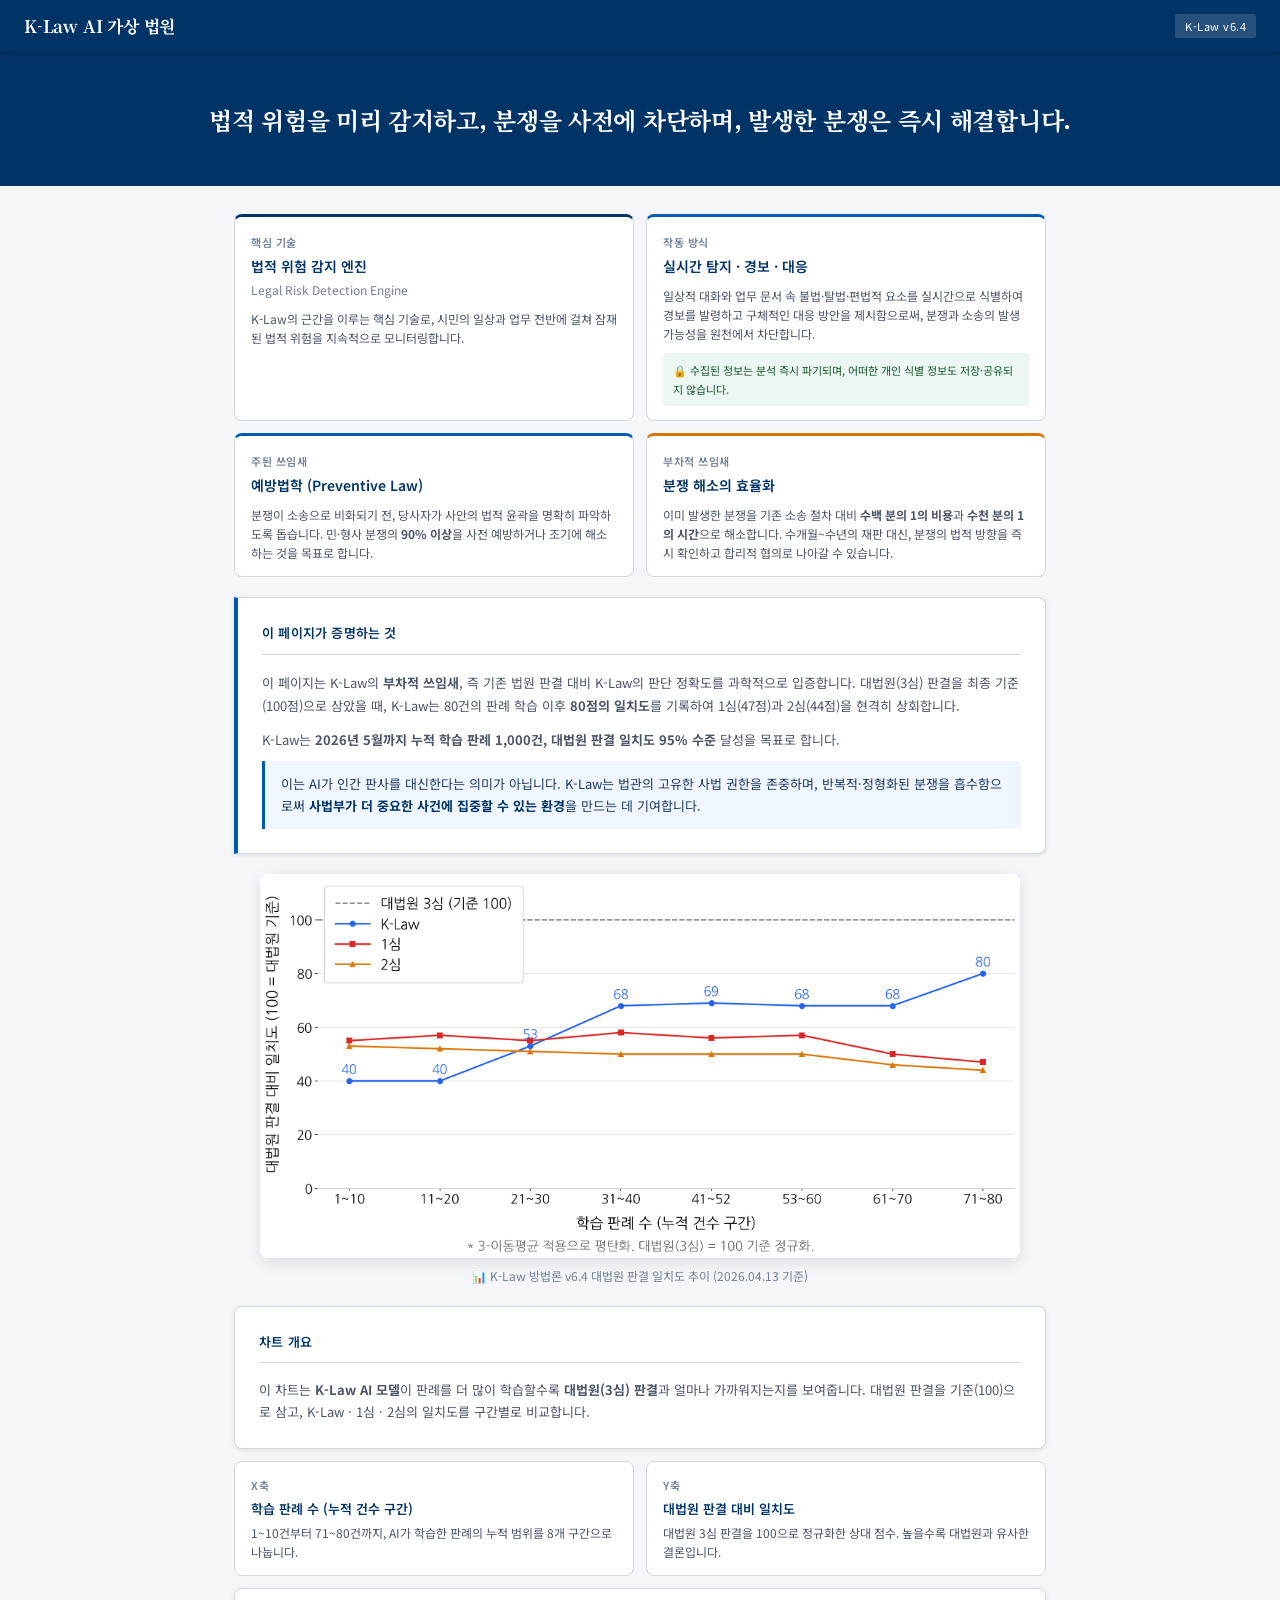
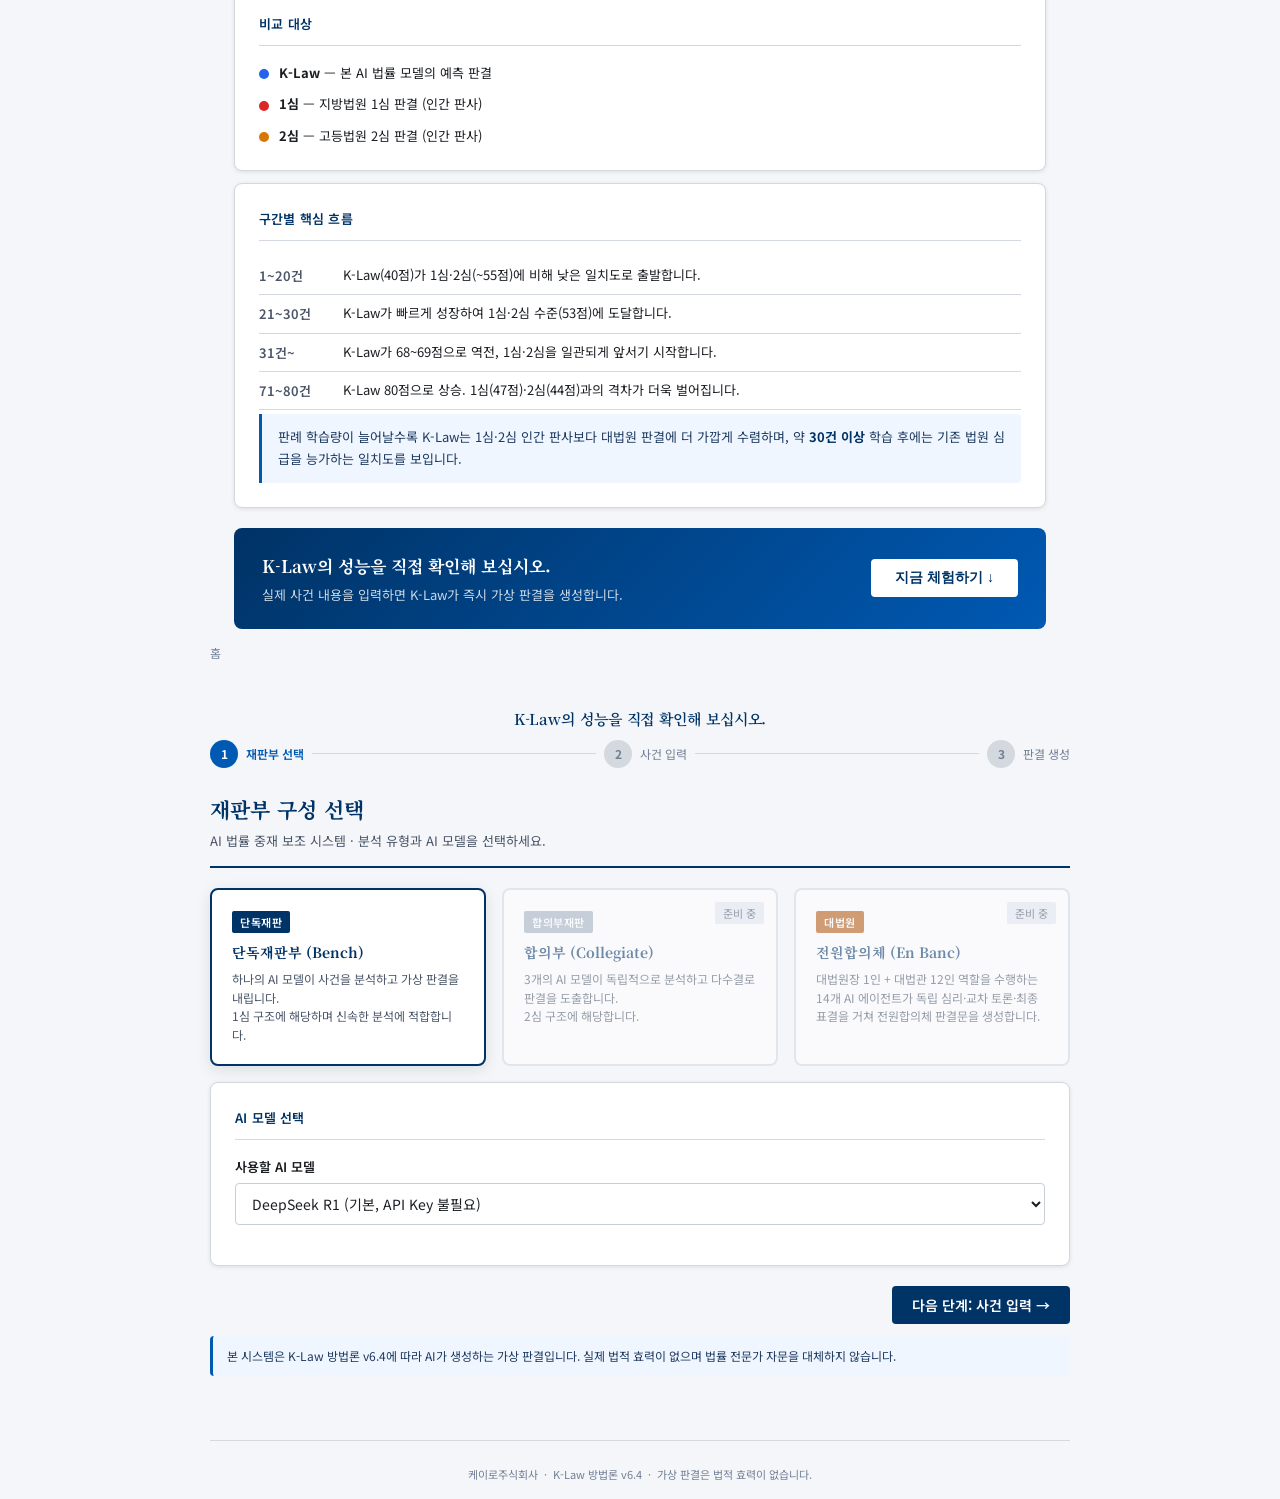
<file: index.html>
<!DOCTYPE html>
<html lang="ko">
<head>
<meta charset="UTF-8">
<meta name="viewport" content="width=device-width, initial-scale=1.0">
<title>K-Law AI 가상 법원</title>
<link rel="preconnect" href="https://fonts.googleapis.com">
<link href="https://fonts.googleapis.com/css2?family=Noto+Serif+KR:wght@400;600;700&family=Noto+Sans+KR:wght@400;500;600&display=swap" rel="stylesheet">
<!-- ① 전역 스타일 — styles.css만 수정하면 됩니다 -->
<link rel="stylesheet" href="styles.css">
</head>
<body>

<!-- ══════════════════════════════════════════════════
     GNB  —  상단 네비게이션
     브랜드명·버전 변경 시 이 블록만 수정하세요.
══════════════════════════════════════════════════ -->
<nav class="gnb">
  <span class="gnb-logo" onclick="showPage('index')">K-Law AI 가상 법원</span>
  <div class="gnb-sep"></div>
  <span class="gnb-badge">K-Law v6.4</span>
</nav>


<!-- ══════════════════════════════════════════════════
     HERO + 차트 섹션
     차트 이미지·설명·소개글 변경 시 이 블록만 수정하세요.
══════════════════════════════════════════════════ -->
<!-- ══════════════════════════════════════════════════
     HERO + 차트 섹션
     차트 이미지·설명·소개글 변경 시 이 블록만 수정하세요.
══════════════════════════════════════════════════ -->
<section class="hero-section">
  <h2>법적 위험을 미리 감지하고, 분쟁을 사전에 차단하며, 발생한 분쟁은 즉시 해결합니다.</h2>
</section>

<div class="chart-section">

  <!-- K-Law 4단 카드 -->
  <div style="display:grid; grid-template-columns:1fr 1fr; gap:12px; margin-bottom:20px;">

    <!-- 카드 ① 핵심 기술 명칭 -->
    <div class="ce-card" style="border-top:3px solid var(--navy); padding-top:16px;">
      <div class="ce-label">핵심 기술</div>
      <div class="ce-title" style="font-size:14px; margin-bottom:8px;">법적 위험 감지 엔진<br><span style="font-weight:400; font-size:12px; color:var(--text-3);">Legal Risk Detection Engine</span></div>
      <div class="ce-desc">K-Law의 근간을 이루는 핵심 기술로, 시민의 일상과 업무 전반에 걸쳐 잠재된 법적 위험을 지속적으로 모니터링합니다.</div>
    </div>

    <!-- 카드 ② 실시간 탐지 + 개인정보 -->
    <div class="ce-card" style="border-top:3px solid var(--accent); padding-top:16px;">
      <div class="ce-label">작동 방식</div>
      <div class="ce-title" style="font-size:14px; margin-bottom:8px;">실시간 탐지 · 경보 · 대응</div>
      <div class="ce-desc">일상적 대화와 업무 문서 속 불법·탈법·편법적 요소를 실시간으로 식별하여 경보를 발령하고 구체적인 대응 방안을 제시함으로써, 분쟁과 소송의 발생 가능성을 원천에서 차단합니다.</div>
      <div style="margin-top:10px; padding:8px 10px; background:var(--green-bg); border-radius:var(--r); font-size:11px; color:var(--green);">
        🔒 수집된 정보는 분석 즉시 파기되며, 어떠한 개인 식별 정보도 저장·공유되지 않습니다.
      </div>
    </div>

    <!-- 카드 ③ 주된 쓰임새 -->
    <div class="ce-card" style="border-top:3px solid #0059B3; padding-top:16px;">
      <div class="ce-label">주된 쓰임새</div>
      <div class="ce-title" style="font-size:14px; margin-bottom:8px;">예방법학 (Preventive Law)</div>
      <div class="ce-desc">분쟁이 소송으로 비화되기 전, 당사자가 사안의 법적 윤곽을 명확히 파악하도록 돕습니다. 민·형사 분쟁의 <strong>90% 이상</strong>을 사전 예방하거나 조기에 해소하는 것을 목표로 합니다.</div>
    </div>

    <!-- 카드 ④ 부차적 쓰임새 -->
    <div class="ce-card" style="border-top:3px solid #d97706; padding-top:16px;">
      <div class="ce-label">부차적 쓰임새</div>
      <div class="ce-title" style="font-size:14px; margin-bottom:8px;">분쟁 해소의 효율화</div>
      <div class="ce-desc">이미 발생한 분쟁을 기존 소송 절차 대비 <strong>수백 분의 1의 비용</strong>과 <strong>수천 분의 1의 시간</strong>으로 해소합니다. 수개월~수년의 재판 대신, 분쟁의 법적 방향을 즉시 확인하고 합리적 협의로 나아갈 수 있습니다.</div>
    </div>

  </div>


  <!-- 성능 입증 소개 -->
  <div class="card" style="margin-bottom:20px; border-left:4px solid var(--accent); border-radius:0 var(--r-lg) var(--r-lg) 0;">
    <div class="card-title">이 페이지가 증명하는 것</div>
    <p style="font-size:13px; color:var(--text-2); line-height:1.8; margin-bottom:10px;">
      이 페이지는 K-Law의 <strong>부차적 쓰임새</strong>, 즉 기존 법원 판결 대비 K-Law의 판단 정확도를 과학적으로 입증합니다.
      대법원(3심) 판결을 최종 기준(100점)으로 삼았을 때, K-Law는 80건의 판례 학습 이후 <strong>80점의 일치도</strong>를 기록하여
      1심(47점)과 2심(44점)을 현격히 상회합니다.
    </p>
    <p style="font-size:13px; color:var(--text-2); line-height:1.8; margin-bottom:10px;">
      K-Law는 <strong>2026년 5월까지 누적 학습 판례 1,000건, 대법원 판결 일치도 95% 수준</strong> 달성을 목표로 합니다.
    </p>
    <div class="conclusion-bar" style="margin-top:4px;">
      <p>이는 AI가 인간 판사를 대신한다는 의미가 아닙니다. K-Law는 법관의 고유한 사법 권한을 존중하며,
         반복적·정형화된 분쟁을 흡수함으로써 <strong>사법부가 더 중요한 사건에 집중할 수 있는 환경</strong>을 만드는 데 기여합니다.</p>
    </div>
  </div>

  <!-- 차트 이미지 -->
  <img src="research/charts/chart_trend_smoothed.png"
       alt="K-Law 방법론 대법원 판결 일치도 추이 (2026년 4월 13일 기준)">
  <p class="chart-caption">📊 K-Law 방법론 v6.4 대법원 판결 일치도 추이 (2026.04.13 기준)</p>

  <!-- 차트 설명 카드 -->
  <div class="card" style="margin-bottom:12px;">
    <div class="card-title">차트 개요</div>
    <p style="font-size:13px; color:var(--text-2); line-height:1.7;">
      이 차트는 <strong>K-Law AI 모델</strong>이 판례를 더 많이 학습할수록
      <strong>대법원(3심) 판결</strong>과 얼마나 가까워지는지를 보여줍니다.
      대법원 판결을 기준(100)으로 삼고, K-Law · 1심 · 2심의 일치도를 구간별로 비교합니다.
    </p>
  </div>

  <!-- X/Y축 설명 -->
  <div class="chart-explain">
    <div class="ce-card">
      <div class="ce-label">X축</div>
      <div class="ce-title">학습 판례 수 (누적 건수 구간)</div>
      <div class="ce-desc">1~10건부터 71~80건까지, AI가 학습한 판례의 누적 범위를 8개 구간으로 나눕니다.</div>
    </div>
    <div class="ce-card">
      <div class="ce-label">Y축</div>
      <div class="ce-title">대법원 판결 대비 일치도</div>
      <div class="ce-desc">대법원 3심 판결을 100으로 정규화한 상대 점수. 높을수록 대법원과 유사한 결론입니다.</div>
    </div>
  </div>

  <!-- 비교 대상 -->
  <div class="card" style="margin-bottom:12px;">
    <div class="card-title">비교 대상</div>
    <div style="display:flex; flex-direction:column; gap:10px;">
      <div style="display:flex; align-items:center; gap:10px;">
        <span class="legend-dot" style="background:#2563eb;"></span>
        <span style="font-size:13px;"><strong>K-Law</strong> — 본 AI 법률 모델의 예측 판결</span>
      </div>
      <div style="display:flex; align-items:center; gap:10px;">
        <span class="legend-dot" style="background:#dc2626;"></span>
        <span style="font-size:13px;"><strong>1심</strong> — 지방법원 1심 판결 (인간 판사)</span>
      </div>
      <div style="display:flex; align-items:center; gap:10px;">
        <span class="legend-dot" style="background:#d97706;"></span>
        <span style="font-size:13px;"><strong>2심</strong> — 고등법원 2심 판결 (인간 판사)</span>
      </div>
    </div>
  </div>

  <!-- 구간별 흐름 -->
  <div class="card" style="margin-bottom:12px;">
    <div class="card-title">구간별 핵심 흐름</div>
    <div class="flow-row">
      <span class="flow-key">1~20건</span>
      <span style="font-size:13px; color:var(--text); line-height:1.6;">K-Law(40점)가 1심·2심(~55점)에 비해 낮은 일치도로 출발합니다.</span>
    </div>
    <div class="flow-row">
      <span class="flow-key">21~30건</span>
      <span style="font-size:13px; color:var(--text); line-height:1.6;">K-Law가 빠르게 성장하여 1심·2심 수준(53점)에 도달합니다.</span>
    </div>
    <div class="flow-row">
      <span class="flow-key">31건~</span>
      <span style="font-size:13px; color:var(--text); line-height:1.6;">K-Law가 68~69점으로 역전, 1심·2심을 일관되게 앞서기 시작합니다.</span>
    </div>
    <div class="flow-row">
      <span class="flow-key">71~80건</span>
      <span style="font-size:13px; color:var(--text); line-height:1.6;">K-Law 80점으로 상승. 1심(47점)·2심(44점)과의 격차가 더욱 벌어집니다.</span>
    </div>
    <div class="conclusion-bar">
      <p>판례 학습량이 늘어날수록 K-Law는 1심·2심 인간 판사보다 대법원 판결에 더 가깝게 수렴하며,
         약 <strong>30건 이상</strong> 학습 후에는 기존 법원 심급을 능가하는 일치도를 보입니다.</p>
    </div>
  </div>

  <!-- 체험 유도 배너 -->
  <div class="invite-banner">
    <div>
      <h3>K-Law의 성능을 직접 확인해 보십시오.</h3>
      <p>실제 사건 내용을 입력하면 K-Law가 즉시 가상 판결을 생성합니다.</p>
    </div>
    <button class="invite-btn" onclick="document.querySelector('.outer').scrollIntoView({behavior:'smooth'})">
      지금 체험하기 &darr;
    </button>
  </div>
</div><!-- /chart-section -->


<!-- ══════════════════════════════════════════════════
     MAIN APP  —  3단계 판결 생성 플로우
══════════════════════════════════════════════════ -->
<div class="outer">
<div class="inner">

  <!-- Breadcrumb -->
  <div class="breadcrumb" id="breadcrumb">
    <span class="bc-link" onclick="showPage('index')">홈</span>
  </div>


  <!-- ══════════════════════════════════════════════
       PAGE 1 · INDEX · 재판부 선택
       재판부 카드·모델 목록 변경 시 이 블록 수정.
  ══════════════════════════════════════════════ -->
  <div class="page active" id="page-index">

    <!-- 스텝바 CTA -->
    <p class="steps-cta" style="margin-top:24px;">K-Law의 성능을 직접 확인해 보십시오.</p>

    <!-- 스텝바 -->
    <div class="steps">
      <div class="step-item">
        <div class="step-dot active">1</div>
        <span class="step-lbl active">재판부 선택</span>
      </div>
      <div class="step-connector"></div>
      <div class="step-item">
        <div class="step-dot">2</div>
        <span class="step-lbl">사건 입력</span>
      </div>
      <div class="step-connector"></div>
      <div class="step-item">
        <div class="step-dot">3</div>
        <span class="step-lbl">판결 생성</span>
      </div>
    </div>

    <div class="page-hd">
      <h1>재판부 구성 선택</h1>
      <p>AI 법률 중재 보조 시스템 · 분석 유형과 AI 모델을 선택하세요.</p>
    </div>

    <!-- 재판 유형 카드 (3열) -->
    <div class="trial-cards">

      <!-- 단독재판 -->
      <div class="trial-card selected" id="card-single" onclick="selectTrial('single')">
        <div class="trial-badge">단독재판</div>
        <h3>단독재판부 (Bench)</h3>
        <p>하나의 AI 모델이 사건을 분석하고 가상 판결을 내립니다.<br>
           1심 구조에 해당하며 신속한 분석에 적합합니다.</p>
      </div>

      <!-- 합의부재판 -->
      <div class="trial-card disabled" id="card-panel">
        <span class="coming-tag">준비 중</span>
        <div class="trial-badge" style="background:#a0aec0;">합의부재판</div>
        <h3>합의부 (Collegiate)</h3>
        <p>3개의 AI 모델이 독립적으로 분석하고 다수결로 판결을 도출합니다.<br>
           2심 구조에 해당합니다.</p>
      </div>

      <!-- 대법원 전원합의체 -->
      <div class="trial-card disabled" id="card-supreme">
        <span class="coming-tag">준비 중</span>
        <div class="trial-badge-gold">대법원</div>
        <h3>전원합의체 (En Banc)</h3>
        <p>대법원장 1인 + 대법관 12인 역할을 수행하는 14개 AI 에이전트가
           독립 심리·교차 토론·최종 표결을 거쳐 전원합의체 판결문을 생성합니다.</p>
      </div>

    </div><!-- /trial-cards -->

    <!-- AI 모델 선택 -->
    <div class="card">
      <div class="card-title">AI 모델 선택</div>
      <div class="form-row">
        <label for="singleLLM">사용할 AI 모델</label>
        <select id="singleLLM" onchange="onModelChange()">
          <option value="deepseek" selected>DeepSeek R1 (기본, API Key 불필요)</option>
          <option value="gpt">GPT-4o (OpenAI)</option>
          <option value="claude">Claude Opus (Anthropic)</option>
          <option value="gemini">Gemini 1.5 Pro (Google)</option>
          <option value="grok">Grok 3 (xAI)</option>
          <option value="llama">Llama 3.1 (Groq)</option>
        </select>
      </div>
      <!-- 외부 LLM 선택 시 API Key 입력란 동적 표시 -->
      <div class="apikey-row" id="apiKeyRow">
        <label id="apiKeyLabel" for="apiKeyInput">API Key</label>
        <input type="password" id="apiKeyInput" placeholder="API Key를 입력하세요"
               autocomplete="off" style="margin-top:6px;">
        <p style="font-size:11px; color:var(--text-3); margin-top:6px;">
          입력한 키는 브라우저 내에서만 사용되며 서버에 저장되지 않습니다.
        </p>
      </div>
    </div>

    <div class="btn-row">
      <button class="btn btn-primary" onclick="goToBench()">다음 단계: 사건 입력 &rarr;</button>
    </div>

    <div class="notice notice-info">
      본 시스템은 K-Law 방법론 v6.4에 따라 AI가 생성하는 가상 판결입니다.
      실제 법적 효력이 없으며 법률 전문가 자문을 대체하지 않습니다.
    </div>
  </div><!-- /page-index -->


  <!-- ══════════════════════════════════════════════
       PAGE 2 · BENCH · 사건 입력
       입력 필드 추가/변경 시 이 블록 수정.
  ══════════════════════════════════════════════ -->
  <div class="page" id="page-bench">

    <div class="steps" style="margin-top:20px;">
      <div class="step-item">
        <div class="step-dot done">1</div>
        <span class="step-lbl done">재판부 선택</span>
      </div>
      <div class="step-connector done"></div>
      <div class="step-item">
        <div class="step-dot active">2</div>
        <span class="step-lbl active">사건 입력</span>
      </div>
      <div class="step-connector"></div>
      <div class="step-item">
        <div class="step-dot">3</div>
        <span class="step-lbl">판결 생성</span>
      </div>
    </div>

    <div class="page-hd">
      <h1>사건 정보 입력</h1>
      <p>사건 개요를 입력하면 AI가 당사자 정보 및 주요 쟁점을 자동으로 추출합니다.</p>
    </div>

    <!-- 사건 개요 -->
    <div class="card">
      <div class="card-title">사건 개요 <span style="font-weight:400;color:var(--text-3);">(필수)</span></div>
      <div class="form-row">
        <label for="facts">사건 내용 요약<span class="req">*</span></label>
        <textarea id="facts" rows="6"
          placeholder="예: 원고 홍길동은 피고 김철수에게 2024년 1월 1일 5,000만 원을 대여하였으나 피고가 변제하지 않아 대여금 반환을 청구합니다."></textarea>
      </div>
      <div style="display:flex; justify-content:flex-end;">
        <button class="btn btn-secondary btn-sm" id="btnExtract" onclick="extractFromFacts()">AI 자동 추출</button>
      </div>
      <div id="extractStatus" style="display:none; margin-top:10px;"></div>
    </div>

    <!-- 당사자 -->
    <div class="card">
      <div class="card-title">당사자 및 사건 정보</div>
      <div class="form-grid">
        <div class="form-row">
          <label for="plaintiff">원고 (신청인)<span class="req">*</span></label>
          <input type="text" id="plaintiff" placeholder="성명 또는 법인명">
        </div>
        <div class="form-row">
          <label for="defendant">피고 (상대방)<span class="req">*</span></label>
          <input type="text" id="defendant" placeholder="성명 또는 법인명">
        </div>
      </div>
      <div class="form-grid">
        <div class="form-row">
          <label for="caseType">사건 분류</label>
          <select id="caseType">
            <option value="">-- 선택 --</option>
            <option value="civil_contract">계약위반</option>
            <option value="civil_damage">손해배상</option>
            <option value="civil_traffic">교통사고</option>
            <option value="family_divorce">이혼·위자료</option>
            <option value="criminal_fraud">사기</option>
          </select>
        </div>
        <div class="form-row">
          <label for="claimAmount">청구 금액</label>
          <input type="text" id="claimAmount" placeholder="예: 50,000,000원">
        </div>
      </div>
    </div>

    <!-- 주장 -->
    <div class="card">
      <div class="card-title">양측 주장 및 다툼 없는 사실</div>
      <div class="form-row">
        <label for="plaintiffClaim">원고의 주장</label>
        <textarea id="plaintiffClaim" rows="6" placeholder="원고가 주장하는 사실과 법적 근거"></textarea>
      </div>
      <div class="form-row">
        <label for="defendantClaim">피고의 주장</label>
        <textarea id="defendantClaim" rows="6" placeholder="피고가 주장하는 사실과 법적 근거"></textarea>
      </div>
      <div class="form-row">
        <label for="undisputedFacts">다툼 없는 사실 <span style="font-weight:400;color:var(--text-3);">(선택)</span></label>
        <textarea id="undisputedFacts" rows="3" placeholder="양측이 동의하는 핵심 사실"></textarea>
      </div>
    </div>

    <div class="btn-row">
      <button class="btn btn-secondary" onclick="showPage('index')">&larr; 이전</button>
      <button class="btn btn-primary"   onclick="goToVerdict()">판결 생성 &rarr;</button>
    </div>
  </div><!-- /page-bench -->


  <!-- ══════════════════════════════════════════════
       PAGE 3 · VERDICT · 판결 생성
       판결 레이아웃 변경 시 이 블록 수정.
  ══════════════════════════════════════════════ -->
  <div class="page" id="page-verdict">

    <div class="steps" style="margin-top:20px;">
      <div class="step-item">
        <div class="step-dot done">1</div>
        <span class="step-lbl done">재판부 선택</span>
      </div>
      <div class="step-connector done"></div>
      <div class="step-item">
        <div class="step-dot done">2</div>
        <span class="step-lbl done">사건 입력</span>
      </div>
      <div class="step-connector done"></div>
      <div class="step-item">
        <div class="step-dot active">3</div>
        <span class="step-lbl active">판결 생성</span>
      </div>
    </div>

    <div class="page-hd">
      <h1>가상 판결 생성</h1>
      <p>K-Law 방법론 v6.4 · STEP A(역방향 추론) → STEP B(판결문) → STEP C(정합성 검증)</p>
    </div>

    <!-- 사건 요약 -->
    <div class="card">
      <div class="card-title">사건 요약</div>
      <div id="caseSummaryBody"></div>
    </div>

    <!-- 분석 패널 -->
    <div class="dual-panels">
      <div class="dp">
        <div class="dp-head">AI 추론 과정 · Thinking</div>
        <div class="dp-body" id="thinkingPanel">판결 생성 버튼을 클릭하면 분석이 시작됩니다.</div>
      </div>
      <div class="dp">
        <div class="dp-head">원문 출력 · Raw Output</div>
        <div class="dp-body out" id="rawOutputPanel">—</div>
      </div>
    </div>

    <!-- 진행률 -->
    <div class="prog-wrap" id="progWrap" style="display:none;">
      <div class="prog-track"><div class="prog-fill" id="progFill"></div></div>
      <div class="prog-lbl"  id="progLbl">분석 진행 중...</div>
    </div>

    <!-- 오류 -->
    <div class="notice notice-err" id="errorArea" style="display:none;"></div>

    <!-- 최종 판결 -->
    <div class="vr-card" id="verdictCard" style="display:none;">
      <div class="vr-head">최종 판결 · K-Law v6.4</div>
      <div class="vr-body" id="verdictBody"></div>
    </div>

    <!-- 판결 설명 · 비유 · 추가 질문 -->
    <div id="explanationSection" class="explanation-card" style="display:none;">
      <div class="explanation-title">📖 판결의 논리적 근거와 정당성</div>
      <div id="explanationContent" class="explanation-text"></div>
      <div id="analogyContent"    class="analogy-box"></div>
      <div class="question-area">
        <div class="explanation-title">💬 판결에 대해 궁금한 점을 물어보세요</div>
        <textarea id="questionInput" class="question-input" rows="2"
          placeholder="예: 왜 피고가 승소했나요? 어떤 법이 적용되었나요?"></textarea>
        <button class="question-submit" onclick="askAdditionalQuestion()">질문하기</button>
        <div id="questionAnswer" class="question-answer"></div>
      </div>
    </div>

    <div class="btn-row" style="margin-top:20px;">
      <button class="btn btn-secondary" onclick="showPage('bench')">&larr; 사건 수정</button>
      <button class="btn btn-secondary" id="btnReGen"    onclick="runGenerate()" style="display:none;">다시 생성</button>
      <button class="btn btn-primary"   id="btnGenerate" onclick="runGenerate()">판결 생성 시작</button>
    </div>
  </div><!-- /page-verdict -->


  <!-- Footer -->
  <div class="footer">
    케이로주식회사 &nbsp;·&nbsp; K-Law 방법론 v6.4 &nbsp;·&nbsp; 가상 판결은 법적 효력이 없습니다.
  </div>

</div><!-- /inner -->
</div><!-- /outer -->

<!-- ② JS 파일 로드 순서: routing → verdict(DS_KEY 정의) → extract → explanation -->
<script src="app-routing.js"></script>
<script src="app-verdict.js"></script>
<script src="app-extract.js"></script>
<script src="app-explanation.js"></script>

</body>
</html>
</file>
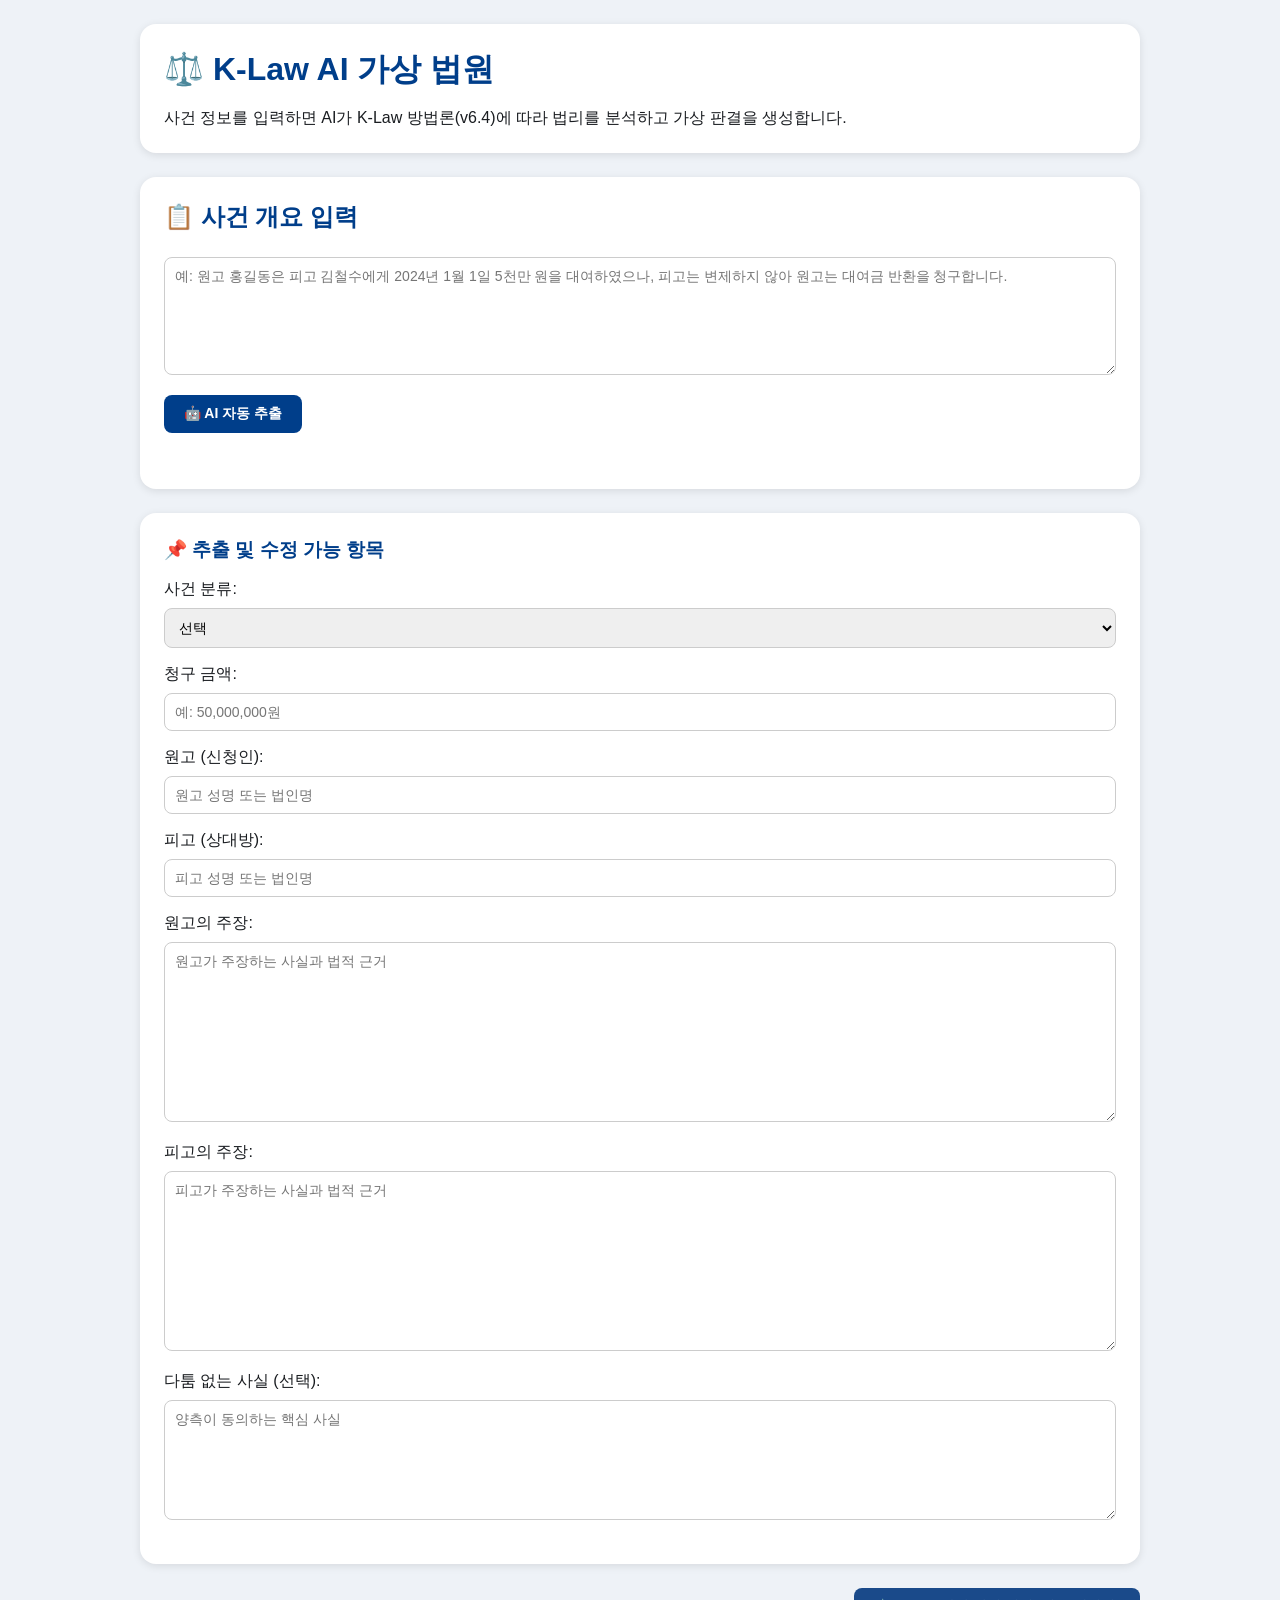
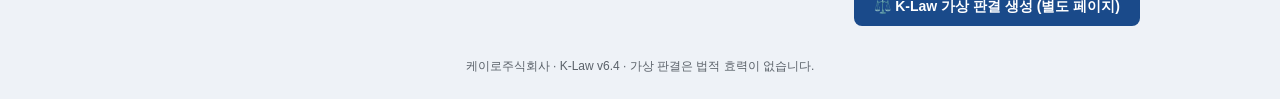
<file: bench.html>
<!DOCTYPE html>
<html lang="ko">
<head>
<meta charset="UTF-8">
<meta name="viewport" content="width=device-width, initial-scale=1.0">
<title>K-Law AI 가상 법원 - 사건 입력</title>
<style>
  * { margin:0; padding:0; box-sizing:border-box; }
  body { font-family: 'Malgun Gothic', '맑은 고딕', 'Noto Sans KR', sans-serif; background: #EEF2F7; color: #1A1D21; padding: 24px; }
  .container { max-width: 1000px; margin: 0 auto; }
  .card { background: white; border-radius: 16px; padding: 24px; margin-bottom: 24px; box-shadow: 0 2px 8px rgba(0,0,0,0.1); }
  h1, h2, h3 { color: #003E8A; margin-bottom: 16px; }
  textarea, input, select { width: 100%; margin: 8px 0 16px; padding: 10px; border: 1px solid #ccc; border-radius: 8px; font-size: 14px; font-family: inherit; }
  /* 원고 주장, 피고 주장, 다툼 없는 사실 높이 증가 */
  #plaintiffClaim, #defendantClaim { min-height: 180px; }  /* 기존 rows=6과 함께 약 4배 높이 */
  #undisputedFacts { min-height: 120px; }
  button { background: #003E8A; color: white; border: none; padding: 10px 20px; border-radius: 8px; cursor: pointer; font-size: 14px; font-weight: 600; transition: background 0.2s; }
  button:hover { background: #00286A; }
  button:disabled { background: #aaa; cursor: not-allowed; }
  .status { margin-top: 12px; padding: 10px; border-radius: 8px; font-size: 14px; }
  .flex-buttons { display: flex; gap: 12px; justify-content: flex-end; margin-top: 20px; }
  hr { margin: 20px 0; border: none; border-top: 1px solid #e2e8f0; }
  footer { text-align: center; margin-top: 32px; font-size: 12px; color: #5A6169; }
</style>
</head>
<body>
<div class="container">
  <div class="card">
    <h1>⚖️ K-Law AI 가상 법원</h1>
    <p>사건 정보를 입력하면 AI가 K-Law 방법론(v6.4)에 따라 법리를 분석하고 가상 판결을 생성합니다.</p>
  </div>

  <div class="card">
    <h2>📋 사건 개요 입력</h2>
    <textarea id="facts" rows="6" placeholder="예: 원고 홍길동은 피고 김철수에게 2024년 1월 1일 5천만 원을 대여하였으나, 피고는 변제하지 않아 원고는 대여금 반환을 청구합니다."></textarea>
    <button id="btnExtract">🤖 AI 자동 추출</button>
    <div id="extractStatus" class="status"></div>
  </div>

  <div class="card">
    <h3>📌 추출 및 수정 가능 항목</h3>
    <label>사건 분류:</label>
    <select id="caseType">
      <option value="">선택</option>
      <option value="civil_contract">계약위반</option>
      <option value="civil_damage">손해배상</option>
      <option value="civil_traffic">교통사고</option>
      <option value="family_divorce">이혼·위자료</option>
      <option value="criminal_fraud">사기</option>
    </select>
    <label>청구 금액:</label>
    <input id="claimAmount" placeholder="예: 50,000,000원">
    <label>원고 (신청인):</label>
    <input id="plaintiff" placeholder="원고 성명 또는 법인명">
    <label>피고 (상대방):</label>
    <input id="defendant" placeholder="피고 성명 또는 법인명">
    
    <label>원고의 주장:</label>
    <textarea id="plaintiffClaim" rows="6" placeholder="원고가 주장하는 사실과 법적 근거"></textarea>
    
    <label>피고의 주장:</label>
    <textarea id="defendantClaim" rows="6" placeholder="피고가 주장하는 사실과 법적 근거"></textarea>
    
    <label>다툼 없는 사실 (선택):</label>
    <textarea id="undisputedFacts" rows="4" placeholder="양측이 동의하는 핵심 사실"></textarea>
  </div>

  <div class="flex-buttons">
    <button id="btnVerdict" style="background-color: #1A4A8A;">⚖️ K-Law 가상 판결 생성 (별도 페이지)</button>
  </div>

  <footer>케이로주식회사 · K-Law v6.4 · 가상 판결은 법적 효력이 없습니다.</footer>
</div>

<script>
// API 키
const DS_KEY = 'sk-c2483c15cfc0410aa6865f1efde83730';

function getEl(id) { return document.getElementById(id); }

// AI 자동 추출
async function extractFromFacts() {
  const factsEl = getEl('facts');
  if (!factsEl) { alert('사건 개요 입력창 없음'); return; }
  const facts = factsEl.value.trim();
  if (facts.length < 20) { alert('사건 개요 20자 이상'); return; }
  const btn = getEl('btnExtract');
  const statusDiv = getEl('extractStatus');
  if (btn) btn.disabled = true;
  if (statusDiv) {
    statusDiv.textContent = '🔍 AI 분석 중...';
    statusDiv.style.background = '#E8F0FA';
    statusDiv.style.color = '#003E8A';
  }
  const systemPrompt = `당신은 법률 문서 분석 전문가입니다. 사건 개요에서 다음 7가지 정보를 추출하여 JSON만 출력하세요:
{
  "caseType": "코드",
  "claimAmount": "금액",
  "plaintiff": "원고명",
  "defendant": "피고명",
  "plaintiffClaim": "원고의 주장 요약",
  "defendantClaim": "피고의 주장 요약",
  "undisputedFacts": "다툼 없는 사실 요약"
}
caseType 코드: civil_contract, civil_damage, civil_traffic, family_divorce, criminal_fraud 등. 모르면 civil_contract로 하세요.`;
  try {
    const response = await fetch('https://api.deepseek.com/chat/completions', {
      method: 'POST',
      headers: { 'Content-Type': 'application/json', 'Authorization': `Bearer ${DS_KEY}` },
      body: JSON.stringify({ model: 'deepseek-chat', messages: [{ role: 'system', content: systemPrompt }, { role: 'user', content: facts }], temperature: 0.1, max_tokens: 800 })
    });
    if (!response.ok) throw new Error(`API 오류: ${response.status}`);
    const data = await response.json();
    const content = data.choices[0].message.content;
    const jsonMatch = content.match(/\{[\s\S]*\}/);
    if (!jsonMatch) throw new Error('JSON 파싱 실패');
    const ex = JSON.parse(jsonMatch[0]);
    if (ex.caseType) getEl('caseType').value = ex.caseType;
    if (ex.claimAmount) getEl('claimAmount').value = ex.claimAmount;
    if (ex.plaintiff) getEl('plaintiff').value = ex.plaintiff;
    if (ex.defendant) getEl('defendant').value = ex.defendant;
    if (ex.plaintiffClaim) getEl('plaintiffClaim').value = ex.plaintiffClaim;
    if (ex.defendantClaim) getEl('defendantClaim').value = ex.defendantClaim;
    if (ex.undisputedFacts) getEl('undisputedFacts').value = ex.undisputedFacts;
    if (statusDiv) { statusDiv.textContent = '✅ 추출 완료! 필요 시 직접 수정 가능합니다.'; statusDiv.style.background = '#F0FDF4'; statusDiv.style.color = '#166534'; }
  } catch (err) {
    console.error(err);
    if (statusDiv) { statusDiv.textContent = `❌ 오류: ${err.message}`; statusDiv.style.background = '#FEF2F2'; statusDiv.style.color = '#B91C1C'; }
  } finally { if (btn) btn.disabled = false; }
}

// 판결 페이지로 이동
function goToVerdict() {
  const caseData = {
    facts: getEl('facts')?.value || '',
    caseType: getEl('caseType')?.value || '',
    claimAmount: getEl('claimAmount')?.value || '',
    plaintiff: getEl('plaintiff')?.value || '',
    defendant: getEl('defendant')?.value || '',
    plaintiffClaim: getEl('plaintiffClaim')?.value || '',
    defendantClaim: getEl('defendantClaim')?.value || '',
    undisputedFacts: getEl('undisputedFacts')?.value || ''
  };
  if (!caseData.facts || !caseData.plaintiff || !caseData.defendant) {
    alert('사건 개요, 원고, 피고는 필수입니다.');
    return;
  }
  localStorage.setItem('kLawCaseData', JSON.stringify(caseData));
  window.location.href = 'verdict.html';
}

document.addEventListener('DOMContentLoaded', () => {
  const extractBtn = getEl('btnExtract');
  if (extractBtn) extractBtn.onclick = extractFromFacts;
  const verdictBtn = getEl('btnVerdict');
  if (verdictBtn) verdictBtn.onclick = goToVerdict;
});
</script>
</body>
</html>
</file>
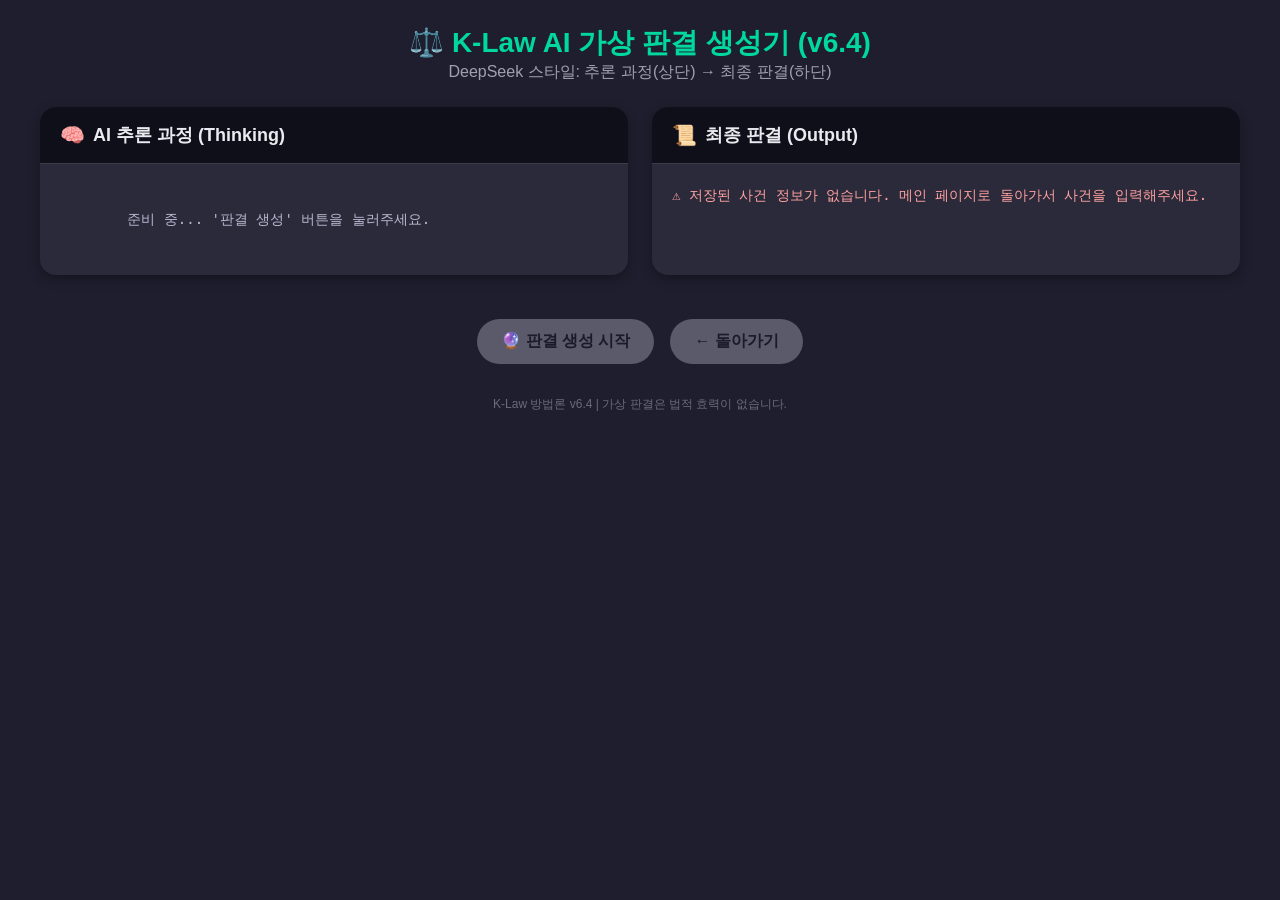
<file: verdict.html>
<!DOCTYPE html>
<html lang="ko">
<head>
<meta charset="UTF-8">
<meta name="viewport" content="width=device-width, initial-scale=1.0">
<title>K-Law AI 가상 판결 생성기</title>
<style>
  * { margin:0; padding:0; box-sizing:border-box; }
  body {
    font-family: 'Noto Sans KR', 'Malgun Gothic', sans-serif;
    background: #1E1E2E;
    color: #EAEAEF;
    padding: 24px;
  }
  .container {
    max-width: 1200px;
    margin: 0 auto;
  }
  header {
    text-align: center;
    margin-bottom: 24px;
  }
  header h1 {
    color: #00D8A0;
    font-size: 28px;
  }
  .panels {
    display: flex;
    gap: 24px;
    flex-wrap: wrap;
  }
  .panel {
    flex: 1;
    min-width: 350px;
    background: #2A2A3A;
    border-radius: 16px;
    overflow: hidden;
    box-shadow: 0 4px 12px rgba(0,0,0,0.3);
    display: flex;
    flex-direction: column;
  }
  .panel-header {
    background: #0F0F1A;
    padding: 16px 20px;
    font-weight: 700;
    font-size: 18px;
    border-bottom: 1px solid #3A3A4A;
    display: flex;
    align-items: center;
    gap: 8px;
  }
  .panel-header .icon {
    font-size: 20px;
  }
  .panel-content {
    padding: 20px;
    flex: 1;
    overflow-y: auto;
    max-height: 70vh;
    font-size: 14px;
    line-height: 1.7;
    white-space: pre-wrap;
    font-family: 'JetBrains Mono', 'D2Coding', monospace;
  }
  .thinking-content {
    color: #B8B8D0;
  }
  .output-content {
    color: #EAEAEF;
  }
  .output-content strong {
    color: #00D8A0;
  }
  .progress-area {
    margin-top: 20px;
    text-align: center;
  }
  .progress-bar {
    width: 100%;
    height: 6px;
    background: #3A3A4A;
    border-radius: 3px;
    overflow: hidden;
    margin-bottom: 12px;
  }
  .progress-fill {
    width: 0%;
    height: 100%;
    background: #00D8A0;
    transition: width 0.3s;
  }
  button {
    background: #00D8A0;
    color: #1A1A2A;
    border: none;
    padding: 12px 24px;
    border-radius: 40px;
    font-weight: 700;
    font-size: 16px;
    cursor: pointer;
    margin-top: 20px;
    transition: 0.2s;
  }
  button:hover {
    background: #00B888;
  }
  button:disabled {
    background: #5A5A6A;
    cursor: not-allowed;
  }
  .error-message {
    background: #4A1A1A;
    color: #FFA0A0;
    padding: 16px;
    border-radius: 12px;
    margin-top: 20px;
  }
  footer {
    text-align: center;
    margin-top: 32px;
    font-size: 12px;
    color: #6A6A7A;
  }
  @media (max-width: 800px) {
    .panels { flex-direction: column; }
  }
</style>
</head>
<body>
<div class="container">
  <header>
    <h1>⚖️ K-Law AI 가상 판결 생성기 (v6.4)</h1>
    <p style="color: #A0A0B0;">DeepSeek 스타일: 추론 과정(상단) → 최종 판결(하단)</p>
  </header>

  <div class="panels">
    <!-- 왼쪽/상단: Thinking 패널 -->
    <div class="panel">
      <div class="panel-header">
        <span class="icon">🧠</span> AI 추론 과정 (Thinking)
      </div>
      <div class="panel-content thinking-content" id="thinkingPanel">
        준비 중... '판결 생성' 버튼을 눌러주세요.
      </div>
    </div>

    <!-- 오른쪽/하단: Output 패널 -->
    <div class="panel">
      <div class="panel-header">
        <span class="icon">📜</span> 최종 판결 (Output)
      </div>
      <div class="panel-content output-content" id="outputPanel">
        여기에 판결 결과가 표시됩니다.
      </div>
    </div>
  </div>

  <div style="display: flex; justify-content: center; gap: 16px; margin-top: 24px;">
    <button id="generateBtn">🔮 판결 생성 시작</button>
    <button id="backBtn" style="background: #5A5A6A;">← 돌아가기</button>
  </div>

  <div class="progress-area" id="progressArea" style="display: none;">
    <div class="progress-bar"><div class="progress-fill" id="progressFill"></div></div>
    <div id="progressText" style="font-size: 12px;">분석 진행 중...</div>
  </div>

  <div id="errorArea" style="display: none;" class="error-message"></div>
  <footer>K-Law 방법론 v6.4 | 가상 판결은 법적 효력이 없습니다.</footer>
</div>

<script>
  const DS_KEY = 'sk-c2483c15cfc0410aa6865f1efde83730';
  let caseData = null;

  // DOM 요소
  const generateBtn = document.getElementById('generateBtn');
  const backBtn = document.getElementById('backBtn');
  const thinkingPanel = document.getElementById('thinkingPanel');
  const outputPanel = document.getElementById('outputPanel');
  const progressArea = document.getElementById('progressArea');
  const progressFill = document.getElementById('progressFill');
  const progressText = document.getElementById('progressText');
  const errorArea = document.getElementById('errorArea');

  // 저장된 데이터 불러오기
  try {
    const stored = localStorage.getItem('kLawCaseData');
    if (stored) {
      caseData = JSON.parse(stored);
    } else {
      outputPanel.innerHTML = '<span style="color: #FFA0A0;">⚠️ 저장된 사건 정보가 없습니다. 메인 페이지로 돌아가서 사건을 입력해주세요.</span>';
      generateBtn.disabled = true;
    }
  } catch(e) {
    outputPanel.innerHTML = '<span style="color: #FFA0A0;">데이터 오류</span>';
    generateBtn.disabled = true;
  }

  // 시스템 프롬프트 (K-Law 방법론 v6.4)
  function buildSystemPrompt() {
    return `당신은 K-Law 방법론 v6.4를 따르는 AI 법률 분석관입니다. 반드시 아래 절차를 따라 가상 판결을 생성하세요.

[STEP A: 피고 승소 논거 (역방향 추론)]
- 피고 입장에서 가장 강력한 법리적 논거를 300자 이상 작성하세요.
- 최소 1개 이상의 판례(또는 일반 법원칙)를 인용하고 출처를 명시하세요.
- 마지막 줄에 [STEP-A-COMPLETE] 를 출력하세요.

[STEP B: 판결문 (6단계 사고 순서)]
1. 법률관계 확정 및 특별법 확인
2. 쟁점 계층적 분해 (예/아니오 질문)
3. 원고와 피고의 삼단논법 구성
4. 인과관계 분석 및 가치 형량 (원리 4,5 및 제3부 적용)
5. 손해액 산정 및 책임 제한 (과실상계, 공평의 원칙)
6. 메타인지 자가 점검 (6개 질문에 답변)

이 단계가 끝나면 반드시 다음 JSON 형식으로 판결 결과를 출력하세요:
{
  "ruling": "원고 승소|원고 일부 승소|피고 승소|유죄|무죄",
  "key_legal_theory": "핵심 법리 2~3문장",
  "reasoning": "세부 논증 5~10문장",
  "legal_basis": ["적용 법조문1", "법조문2"],
  "ruling_text": "주문 내용",
  "verdict_summary": "판결 요지 3문장"
}
마지막 줄에 [STEP-B-COMPLETE] 를 출력하세요.

[STEP C: 정합성 검증]
다음 질문에 답변하세요:
Q1: 판결문의 논리가 STEP A의 판례/원칙과 일관되는가? (true/false, 불일치 시 사유 설명)
Q2: 판결문이 STEP A의 피고 승소 논거를 법리적으로 완전히 반박하였는가? (설명)
Q3: 유사 사건과 현저히 차이가 나는가? (차이 있다면 이유)
마지막 줄에 [STEP-C-COMPLETE] 를 출력하세요.`;
  }

  function buildUserMessage() {
    if (!caseData) return '';
    return `아래 사건을 K-Law 방법론 v6.4에 따라 분석하고 가상 판결을 생성하세요.

[사건 분류] ${caseData.caseType || '미분류'}
[원고] ${caseData.plaintiff}
[피고] ${caseData.defendant}
[청구 금액] ${caseData.claimAmount || '명시되지 않음'}

[사건 개요]
${caseData.facts}

[원고 주장]
${caseData.plaintiffClaim || '없음'}

[피고 주장]
${caseData.defendantClaim || '없음'}

[다툼 없는 사실]
${caseData.undisputedFacts || '없음'}

위 정보를 바탕으로 STEP A, B, C를 순서대로 수행하고 최종 판결 JSON을 포함시켜 주세요.`;
  }

  // HTML 이스케이프
  function escapeHtml(str) {
    if (!str) return '';
    return str.replace(/[&<>]/g, function(m) {
      if (m === '&') return '&amp;';
      if (m === '<') return '&lt;';
      if (m === '>') return '&gt;';
      return m;
    });
  }

  // 판결 생성
  async function generateVerdict() {
    if (!caseData) return;
    generateBtn.disabled = true;
    progressArea.style.display = 'block';
    errorArea.style.display = 'none';
    thinkingPanel.innerHTML = '';
    outputPanel.innerHTML = '<span style="color: #A0A0B0;">판결 생성 중... 잠시만 기다려주세요.</span>';
    progressFill.style.width = '0%';
    progressText.innerText = '연결 중...';

    const systemPrompt = buildSystemPrompt();
    const userMessage = buildUserMessage();

    let fullThinking = '';
    let fullOutput = '';
    let progress = 0;

    try {
      const response = await fetch('https://api.deepseek.com/chat/completions', {
        method: 'POST',
        headers: { 'Content-Type': 'application/json', 'Authorization': `Bearer ${DS_KEY}` },
        body: JSON.stringify({
          model: 'deepseek-reasoner',
          messages: [
            { role: 'system', content: systemPrompt },
            { role: 'user', content: userMessage }
          ],
          stream: true,
          temperature: 0.2,
          max_tokens: 8000
        })
      });
      if (!response.ok) throw new Error(`API 오류: ${response.status}`);

      const reader = response.body.getReader();
      const decoder = new TextDecoder();
      let buffer = '';

      while (true) {
        const { done, value } = await reader.read();
        if (done) break;
        const chunk = decoder.decode(value);
        const lines = chunk.split('\n').filter(l => l.startsWith('data: '));
        for (const line of lines) {
          const data = line.slice(6).trim();
          if (data === '[DONE]') continue;
          try {
            const parsed = JSON.parse(data);
            const delta = parsed.choices?.[0]?.delta;
            if (delta?.reasoning_content) {
              fullThinking += delta.reasoning_content;
              thinkingPanel.innerHTML = escapeHtml(fullThinking);
              thinkingPanel.scrollTop = thinkingPanel.scrollHeight;
            } else if (delta?.content) {
              fullOutput += delta.content;
              // 실시간으로 output 패널에 표시 (스트리밍)
              outputPanel.innerHTML = `<pre style="white-space: pre-wrap; font-family: monospace;">${escapeHtml(fullOutput)}</pre>`;
              outputPanel.scrollTop = outputPanel.scrollHeight;
            }
            // 진행률 시뮬레이션
            if (progress < 90) {
              progress += 1;
              progressFill.style.width = progress + '%';
              progressText.innerText = `분석 진행 중... ${progress}%`;
            }
          } catch (e) { /* 무시 */ }
        }
      }
      progressFill.style.width = '100%';
      progressText.innerText = '분석 완료! 결과 정리 중...';

      // JSON 추출 및 예쁘게 표시
      const jsonMatch = fullOutput.match(/\{[\s\S]*"ruling"[\s\S]*\}/);
      let verdict = null;
      if (jsonMatch) {
        try {
          verdict = JSON.parse(jsonMatch[0]);
        } catch(e) { console.warn('JSON 파싱 실패', e); }
      }
      if (verdict) {
        outputPanel.innerHTML = `
          <div style="background: #1E1E2E; padding: 12px; border-radius: 12px;">
            <p><strong>📌 판결 방향:</strong> ${escapeHtml(verdict.ruling)}</p>
            <p><strong>⚖️ 핵심 법리:</strong><br>${escapeHtml(verdict.key_legal_theory)}</p>
            <p><strong>🔍 세부 논증:</strong><br>${escapeHtml(verdict.reasoning)}</p>
            <p><strong>📚 적용 법조문:</strong> ${Array.isArray(verdict.legal_basis) ? verdict.legal_basis.join(', ') : escapeHtml(verdict.legal_basis)}</p>
            <p><strong>📜 주문:</strong><br>${escapeHtml(verdict.ruling_text)}</p>
            <p><strong>✍️ 판결 요지:</strong><br>${escapeHtml(verdict.verdict_summary)}</p>
          </div>
          <div style="margin-top: 16px; font-size: 12px; color: #6A6A7A; border-top: 1px solid #3A3A4A; padding-top: 12px;">
            ⚖️ 본 판결은 AI가 K-Law 방법론 v6.4에 따라 생성한 가상 판결이며 법적 효력이 없습니다.
          </div>
        `;
      } else {
        outputPanel.innerHTML = `<div style="color: #FFA0A0;">JSON 추출 실패. 원본 응답:</div><pre style="background:#1A1A2A; padding:12px; border-radius:8px; overflow:auto;">${escapeHtml(fullOutput.slice(-1500))}</pre>`;
      }
    } catch (err) {
      console.error(err);
      errorArea.style.display = 'block';
      errorArea.innerHTML = `<strong>오류 발생:</strong> ${err.message}<br>잠시 후 다시 시도해주세요.`;
      outputPanel.innerHTML = `<span style="color: #FFA0A0;">오류: ${err.message}</span>`;
    } finally {
      generateBtn.disabled = false;
    }
  }

  // 이벤트 등록
  generateBtn.addEventListener('click', generateVerdict);
  backBtn.addEventListener('click', () => {
    window.location.href = 'index.html';
  });
</script>
</body>
</html>
</file>
<file: styles.css>
/* ══════════════════════════════════════════════════════
   styles.css  —  K-Law AI 가상 법원 전역 스타일
   수정 시 이 파일만 편집하면 됩니다.
══════════════════════════════════════════════════════ */

/* ── CSS Variables ──────────────────────────────────── */
:root {
  --navy:    #003366;
  --navy-dk: #002244;
  --accent:  #0059B3;
  --line:    #d4d9e0;
  --bg:      #f4f6f9;
  --card:    #ffffff;
  --text:    #1a1d22;
  --text-2:  #4a5568;
  --text-3:  #718096;
  --green:   #155a30;
  --green-bg:#edf7f1;
  --red:     #b91c1c;
  --red-bg:  #fef2f2;
  --gold:    #b45309;
  --gold-bg: #fff7ed;
  --r:       4px;
  --r-lg:    8px;
  --sh:      0 1px 4px rgba(0,0,0,.10);
  --sh-md:   0 4px 16px rgba(0,0,0,.10);
}

/* ── Reset ──────────────────────────────────────────── */
*, *::before, *::after { margin:0; padding:0; box-sizing:border-box; }
html { scroll-behavior:smooth; }
body {
  font-family:'Noto Sans KR', sans-serif;
  background:var(--bg);
  color:var(--text);
  font-size:14px;
  line-height:1.65;
  min-height:100vh;
}

/* ── GNB ────────────────────────────────────────────── */
.gnb {
  background:var(--navy);
  color:#fff;
  padding:0 24px;
  height:52px;
  display:flex;
  align-items:center;
  gap:12px;
  position:sticky;
  top:0;
  z-index:100;
  box-shadow:0 2px 6px rgba(0,0,0,.20);
}
.gnb-logo {
  font-family:'Noto Serif KR', serif;
  font-weight:700;
  font-size:17px;
  letter-spacing:-.2px;
  color:#fff;
  text-decoration:none;
  cursor:pointer;
}
.gnb-sep { flex:1; }
.gnb-badge {
  font-size:11px;
  background:rgba(255,255,255,.15);
  padding:3px 10px;
  border-radius:2px;
  letter-spacing:.5px;
}

/* ── Layout ─────────────────────────────────────────── */
.outer { padding:0 24px; }
.inner { max-width:860px; margin:0 auto; }

/* ── Breadcrumb ─────────────────────────────────────── */
.breadcrumb {
  padding:14px 0 0;
  font-size:12px;
  color:var(--text-3);
  display:flex;
  align-items:center;
  gap:6px;
}
.breadcrumb .bc-link { cursor:pointer; }
.breadcrumb .bc-link:hover { color:var(--accent); text-decoration:underline; }
.breadcrumb .bc-sep  { color:var(--line); }
.breadcrumb .bc-curr { color:var(--text-2); font-weight:500; }

/* ── Pages ──────────────────────────────────────────── */
.page { display:none; padding:20px 0 64px; }
.page.active { display:block; }

/* ── Step bar ───────────────────────────────────────── */
.steps {
  display:flex;
  align-items:center;
  margin-bottom:24px;
}
.step-item { display:flex; align-items:center; gap:8px; }
.step-connector { flex:1; height:1px; background:var(--line); margin:0 8px; }
.step-connector.done { background:var(--navy); }
.step-dot {
  width:28px; height:28px; border-radius:50%;
  background:var(--line); color:var(--text-3);
  font-size:12px; font-weight:700;
  display:flex; align-items:center; justify-content:center;
  flex-shrink:0;
}
.step-dot.done   { background:var(--navy);  color:#fff; }
.step-dot.active { background:var(--accent); color:#fff; }
.step-lbl { font-size:12px; color:var(--text-3); white-space:nowrap; }
.step-lbl.done   { color:var(--navy); }
.step-lbl.active { color:var(--accent); font-weight:600; }

/* ── Page header ────────────────────────────────────── */
.page-hd {
  margin-bottom:20px;
  padding-bottom:14px;
  border-bottom:2px solid var(--navy);
}
.page-hd h1 {
  font-family:'Noto Serif KR', serif;
  font-size:21px;
  font-weight:700;
  color:var(--navy);
  margin-bottom:4px;
}
.page-hd p { font-size:13px; color:var(--text-2); }

/* ── Card ───────────────────────────────────────────── */
.card {
  background:var(--card);
  border:1px solid var(--line);
  border-radius:var(--r-lg);
  padding:24px;
  margin-bottom:16px;
  box-shadow:var(--sh);
}
.card-title {
  font-weight:600;
  font-size:13px;
  color:var(--navy);
  margin-bottom:16px;
  padding-bottom:10px;
  border-bottom:1px solid var(--line);
  letter-spacing:.2px;
}

/* ── Form ───────────────────────────────────────────── */
.form-row { margin-bottom:16px; }
.form-row:last-child { margin-bottom:0; }
label {
  display:block;
  font-weight:600;
  font-size:13px;
  margin-bottom:6px;
  color:var(--text);
}
.req { color:var(--red); margin-left:2px; }
input[type="text"], input[type="password"], select, textarea {
  width:100%;
  padding:9px 12px;
  border:1px solid #c8ced6;
  border-radius:var(--r);
  font-size:14px;
  font-family:inherit;
  color:var(--text);
  background:#fff;
  transition:border-color .15s, box-shadow .15s;
}
input[type="text"]:focus, input[type="password"]:focus, select:focus, textarea:focus {
  outline:none;
  border-color:var(--accent);
  box-shadow:0 0 0 3px rgba(0,89,179,.12);
}
textarea { resize:vertical; line-height:1.6; }
.form-grid {
  display:grid;
  grid-template-columns:1fr 1fr;
  gap:16px;
}
@media (max-width:600px) { .form-grid { grid-template-columns:1fr; } }

/* ── Buttons ────────────────────────────────────────── */
.btn {
  display:inline-flex;
  align-items:center;
  gap:6px;
  padding:9px 20px;
  font-size:14px;
  font-weight:600;
  font-family:inherit;
  border:none;
  border-radius:var(--r);
  cursor:pointer;
  transition:background .15s;
}
.btn-primary   { background:var(--navy);  color:#fff; }
.btn-primary:hover:not(:disabled)   { background:var(--navy-dk); }
.btn-secondary { background:#fff; color:var(--navy); border:1px solid var(--navy); }
.btn-secondary:hover:not(:disabled) { background:#f0f4fa; }
.btn-sm { padding:7px 14px; font-size:13px; }
.btn:disabled { opacity:.5; cursor:not-allowed; }
.btn-row {
  display:flex;
  gap:10px;
  justify-content:flex-end;
  margin-top:20px;
  flex-wrap:wrap;
}

/* ── Trial type cards ───────────────────────────────── */
.trial-cards {
  display:grid;
  grid-template-columns:1fr 1fr 1fr;
  gap:16px;
  margin-bottom:16px;
}
@media (max-width:700px) { .trial-cards { grid-template-columns:1fr; } }
@media (min-width:701px) and (max-width:900px) { .trial-cards { grid-template-columns:1fr 1fr; } }

.trial-card {
  border:2px solid var(--line);
  border-radius:var(--r-lg);
  padding:20px;
  background:var(--card);
  cursor:pointer;
  transition:border-color .15s, box-shadow .15s;
  position:relative;
}
.trial-card.selected { border-color:var(--navy); box-shadow:var(--sh-md); }
.trial-card:not(.disabled):hover { border-color:var(--accent); }
.trial-card.disabled { opacity:.55; cursor:not-allowed; pointer-events:none; }
.trial-card h3 {
  font-family:'Noto Serif KR', serif;
  font-size:14px;
  color:var(--navy);
  margin-bottom:6px;
}
.trial-card p { font-size:12px; color:var(--text-2); line-height:1.55; }
.trial-badge {
  display:inline-block;
  font-size:11px;
  font-weight:600;
  background:var(--navy);
  color:#fff;
  padding:2px 8px;
  border-radius:2px;
  margin-bottom:8px;
  letter-spacing:.5px;
}
.trial-badge-gold {
  display:inline-block;
  font-size:11px;
  font-weight:600;
  background:var(--gold);
  color:#fff;
  padding:2px 8px;
  border-radius:2px;
  margin-bottom:8px;
  letter-spacing:.5px;
}
.coming-tag {
  position:absolute;
  top:12px; right:12px;
  font-size:11px;
  background:#e2e8f0;
  color:var(--text-2);
  padding:2px 8px;
  border-radius:2px;
}

/* ── Notice ─────────────────────────────────────────── */
.notice {
  font-size:12px;
  padding:10px 14px;
  border-radius:var(--r);
  border-left:3px solid;
  margin-top:12px;
}
.notice-info { background:#eff6ff; border-color:var(--accent); color:#1e3a5f; }
.notice-ok   { background:var(--green-bg); border-color:var(--green); color:var(--green); }
.notice-err  { background:var(--red-bg);   border-color:var(--red);   color:var(--red);  }
.notice-warn { background:#fff7ed; border-color:#d97706; color:#7c4a00; }

/* ── API Key input ──────────────────────────────────── */
.apikey-row {
  margin-top:10px;
  padding:12px;
  background:#fffbf0;
  border:1px solid #fcd34d;
  border-radius:var(--r);
  display:none;
}
.apikey-row.visible { display:block; }
.apikey-row label { color:var(--gold); }

/* ── Verdict dual panels ────────────────────────────── */
.dual-panels {
  display:grid;
  grid-template-columns:1fr 1fr;
  gap:16px;
  margin-bottom:16px;
}
@media (max-width:680px) { .dual-panels { grid-template-columns:1fr; } }
.dp {
  background:#0d1117;
  border-radius:var(--r-lg);
  overflow:hidden;
  display:flex;
  flex-direction:column;
  min-height:360px;
  box-shadow:var(--sh-md);
}
.dp-head {
  background:#161b22;
  padding:10px 16px;
  font-size:12px;
  font-weight:600;
  color:#8b949e;
  border-bottom:1px solid #21262d;
  letter-spacing:.4px;
  text-transform:uppercase;
}
.dp-body {
  padding:14px 16px;
  flex:1;
  overflow-y:auto;
  max-height:50vh;
  font-size:12px;
  line-height:1.75;
  white-space:pre-wrap;
  font-family:'D2Coding','Consolas',monospace;
  color:#8b949e;
}
.dp-body.out { color:#c9d1d9; }

/* ── Progress ───────────────────────────────────────── */
.prog-wrap { margin-top:12px; }
.prog-track {
  width:100%; height:4px;
  background:var(--line);
  border-radius:2px;
  overflow:hidden;
  margin-bottom:6px;
}
.prog-fill { height:100%; width:0; background:var(--navy); transition:width .3s; }
.prog-lbl  { font-size:12px; color:var(--text-3); text-align:right; }

/* ── Verdict result ─────────────────────────────────── */
.vr-card {
  background:var(--card);
  border:1px solid var(--line);
  border-radius:var(--r-lg);
  margin-top:16px;
  overflow:hidden;
  box-shadow:var(--sh);
}
.vr-head {
  background:var(--navy);
  color:#fff;
  padding:14px 20px;
  font-family:'Noto Serif KR', serif;
  font-size:15px;
  font-weight:700;
  letter-spacing:.3px;
}
.vr-body { padding:0 20px; }
.vr-row {
  display:grid;
  grid-template-columns:130px 1fr;
  gap:12px;
  padding:12px 0;
  border-bottom:1px solid var(--line);
  font-size:13px;
}
.vr-row:last-child { border-bottom:none; }
.vr-key { font-weight:600; color:var(--navy); font-size:13px; padding-top:2px; }
.vr-val { color:var(--text); line-height:1.7; }
.ruling-chip {
  display:inline-block;
  padding:4px 14px;
  border-radius:var(--r);
  font-weight:700;
  font-size:14px;
  background:var(--navy);
  color:#fff;
}

/* ── Case summary ───────────────────────────────────── */
.cs-row {
  display:flex;
  gap:12px;
  padding:6px 0;
  border-bottom:1px solid var(--line);
  font-size:13px;
}
.cs-row:last-child { border-bottom:none; }
.cs-key { min-width:90px; font-weight:600; color:var(--navy); flex-shrink:0; }
.cs-val { color:var(--text-2); }

/* ── Explanation section ────────────────────────────── */
.explanation-card {
  background:#f8fafc;
  border-left:4px solid var(--accent);
  margin-top:24px;
  padding:20px;
  border-radius:12px;
}
.explanation-title {
  font-weight:700;
  font-size:16px;
  margin-bottom:12px;
  color:var(--navy);
}
.explanation-text {
  font-size:14px;
  line-height:1.7;
  color:var(--text-2);
  margin-bottom:16px;
}
.analogy-box {
  background:var(--gold-bg);
  border-left:3px solid #d97706;
  padding:14px;
  margin:16px 0;
  border-radius:8px;
}
.analogy-box strong { color:var(--gold); }
.question-area {
  margin-top:20px;
  border-top:1px solid var(--line);
  padding-top:16px;
}
.question-input {
  width:100%;
  padding:10px;
  border:1px solid var(--line);
  border-radius:8px;
  font-size:13px;
  font-family:inherit;
  resize:vertical;
}
.question-submit {
  margin-top:8px;
  background:var(--accent);
  color:white;
  border:none;
  padding:8px 16px;
  border-radius:6px;
  cursor:pointer;
  font-size:12px;
}
.question-submit:hover { background:#004a99; }
.question-answer {
  margin-top:12px;
  background:#eef2ff;
  padding:12px;
  border-radius:8px;
  font-size:13px;
  display:none;
}

/* ── Hero / chart section ───────────────────────────── */
.hero-section {
  background:var(--navy);
  padding:48px 24px 36px;
  text-align:center;
  color:#fff;
}
.hero-section h2 {
  font-family:'Noto Serif KR', serif;
  font-size:24px;
  font-weight:700;
  margin-bottom:10px;
  letter-spacing:-.3px;
}
.hero-section p {
  font-size:14px;
  color:rgba(255,255,255,.75);
  max-width:600px;
  margin:0 auto 28px;
  line-height:1.7;
}
.hero-cta {
  display:inline-block;
  background:#fff;
  color:var(--navy);
  font-weight:700;
  font-size:14px;
  padding:10px 28px;
  border-radius:var(--r);
  cursor:pointer;
  text-decoration:none;
  transition:background .15s;
}
.hero-cta:hover { background:#e8f0fe; }

.chart-section {
  max-width:860px;
  margin:0 auto;
  padding:28px 24px 0;
}
.chart-section img {
  width:100%;
  max-width:760px;
  display:block;
  margin:0 auto 8px;
  border-radius:var(--r-lg);
  box-shadow:var(--sh-md);
}
.chart-caption {
  text-align:center;
  font-size:12px;
  color:var(--text-3);
  margin-bottom:20px;
}

/* ── Chart explanation cards ────────────────────────── */
.chart-explain {
  display:grid;
  grid-template-columns:1fr 1fr;
  gap:12px;
  margin-bottom:12px;
}
@media (max-width:560px) { .chart-explain { grid-template-columns:1fr; } }

.ce-card {
  background:var(--card);
  border:1px solid var(--line);
  border-radius:var(--r-lg);
  padding:14px 16px;
}
.ce-label {
  font-size:11px;
  font-weight:600;
  color:var(--text-3);
  text-transform:uppercase;
  letter-spacing:.05em;
  margin-bottom:4px;
}
.ce-title {
  font-size:13px;
  font-weight:600;
  color:var(--navy);
  margin-bottom:4px;
}
.ce-desc { font-size:12px; color:var(--text-2); line-height:1.6; }

.legend-dot {
  width:10px; height:10px;
  border-radius:50%;
  display:inline-block;
  flex-shrink:0;
  margin-top:3px;
}

.flow-row {
  display:grid;
  grid-template-columns:72px 1fr;
  gap:12px;
  padding:8px 0;
  border-bottom:1px solid var(--line);
  font-size:13px;
}
.flow-row:last-child { border-bottom:none; }
.flow-key { font-weight:600; color:var(--text-2); }

.conclusion-bar {
  background:#eff6ff;
  border-left:3px solid var(--accent);
  padding:12px 16px;
  border-radius:0 var(--r) var(--r) 0;
  margin-top:4px;
}
.conclusion-bar p { font-size:13px; color:#1e3a5f; line-height:1.7; margin:0; }
.conclusion-bar strong { color:var(--navy); }

/* ── Invite banner ──────────────────────────────────── */
.invite-banner {
  background:linear-gradient(135deg, #003366 0%, #0059B3 100%);
  border-radius:var(--r-lg);
  padding:24px 28px;
  margin:20px 0 0;
  display:flex;
  align-items:center;
  justify-content:space-between;
  gap:16px;
  flex-wrap:wrap;
}
.invite-banner h3 {
  font-family:'Noto Serif KR', serif;
  font-size:17px;
  color:#fff;
  margin-bottom:4px;
}
.invite-banner p { font-size:13px; color:rgba(255,255,255,.8); }
.invite-btn {
  background:#fff;
  color:var(--navy);
  font-weight:700;
  font-size:14px;
  padding:10px 24px;
  border-radius:var(--r);
  border:none;
  cursor:pointer;
  white-space:nowrap;
  transition:background .15s;
  flex-shrink:0;
}
.invite-btn:hover { background:#e8f0fe; }

/* ── Stepbar call-to-action label ───────────────────── */
.steps-cta {
  font-family:'Noto Serif KR', serif;
  font-size:15px;
  font-weight:600;
  color:var(--navy);
  text-align:center;
  margin-bottom:8px;
  letter-spacing:-.1px;
}

/* ── Footer ─────────────────────────────────────────── */
.footer {
  text-align:center;
  padding:24px 0 16px;
  font-size:11px;
  color:var(--text-3);
  border-top:1px solid var(--line);
  max-width:860px;
  margin:0 auto;
}

/* ── 쓰임새 3단 카드 반응형 ────────────────────────── */
@media (max-width:700px) {
  .chart-section > div[style*="grid-template-columns:1fr 1fr 1fr"] {
    grid-template-columns: 1fr !important;
  }
}
</file>
